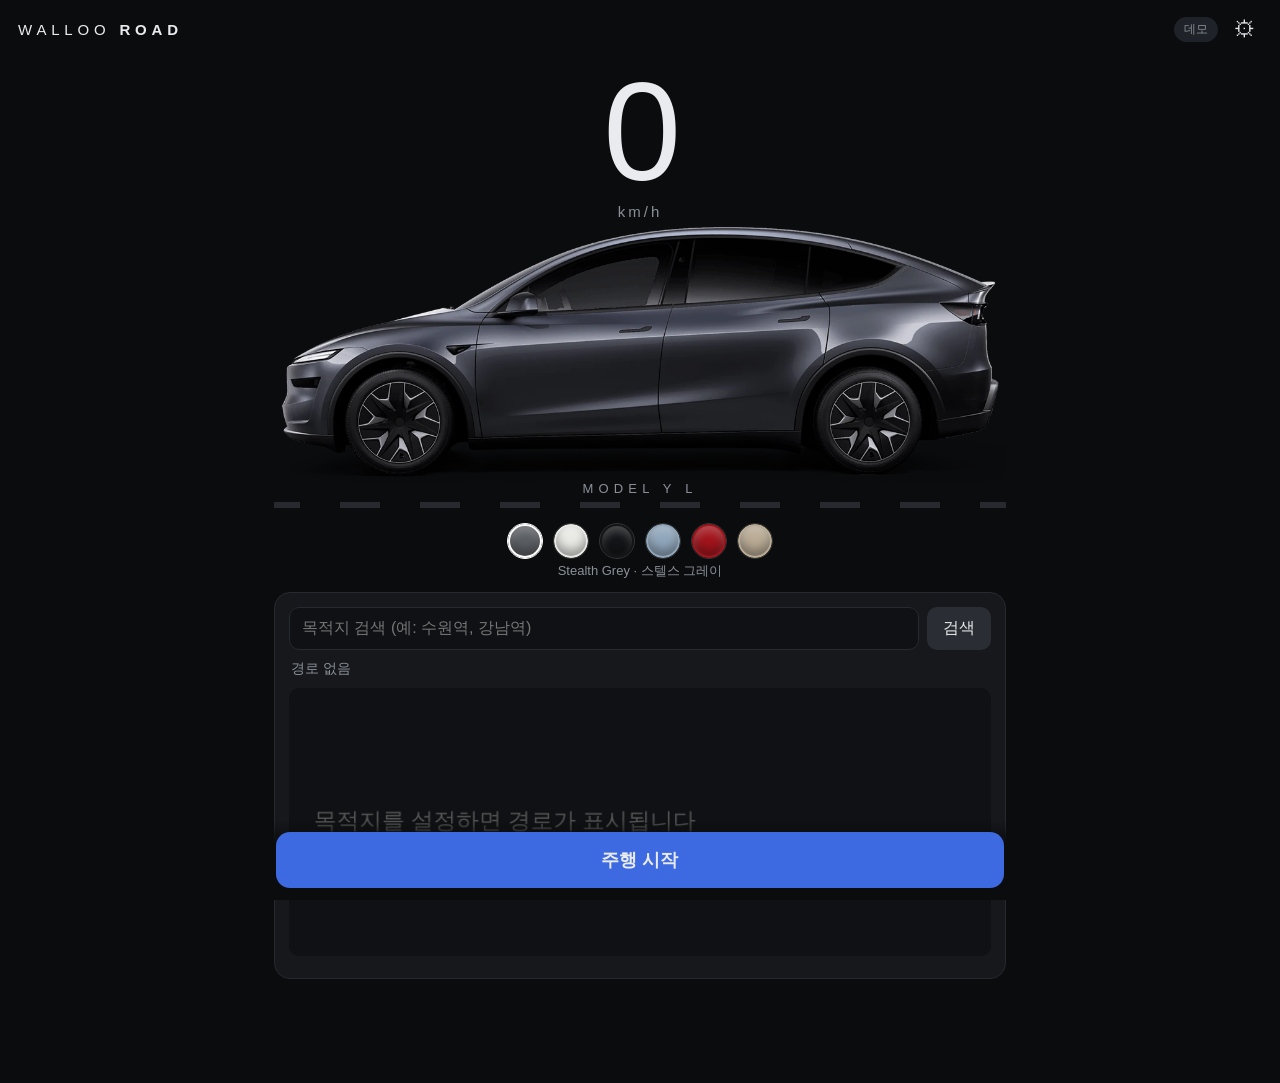
<file: index.html>
<!doctype html>
<html lang="ko">
<head>
<meta charset="utf-8">
<meta name="viewport" content="width=device-width, initial-scale=1, viewport-fit=cover, user-scalable=no">
<meta name="theme-color" content="#0b0c0e">
<meta name="apple-mobile-web-app-capable" content="yes">
<meta name="mobile-web-app-capable" content="yes">
<meta name="apple-mobile-web-app-status-bar-style" content="black-translucent">
<meta name="apple-mobile-web-app-title" content="Walloo Road">
<link rel="manifest" href="manifest.webmanifest">
<link rel="apple-touch-icon" href="icons/apple-touch-icon.png">
<link rel="icon" href="icons/icon-192.png">
<link rel="stylesheet" href="styles.css?v=3">
<title>Walloo Road</title>
</head>
<body>
<header class="top">
  <div class="brand">WALLOO <b>ROAD</b></div>
  <div class="src-pill" id="srcPill">데모</div>
  <button class="icon-btn" id="settingsBtn" aria-label="설정">⚙︎</button>
</header>

<div id="alertBanner" class="banner hidden" role="alert">
  <div class="cam-sign"><span id="bLimit">60</span></div>
  <div class="b-text">
    <div class="b-dist" id="bDist">1.0 km</div>
    <div class="b-place" id="bPlace">과속 단속 카메라</div>
  </div>
</div>

<main>
  <section class="stage">
    <div class="speed">
      <div class="speed-num" id="speedNum">0</div>
      <div class="speed-unit">km/h</div>
    </div>
    <div id="carWrap" class="car-wrap"></div>
    <div class="model-label">Model Y L</div>
    <div class="road"><div class="road-lines" id="roadLines"></div></div>
  </section>

  <section class="colors" id="colors" aria-label="차량 색상"></section>
  <div class="color-name" id="colorName"></div>

  <section class="card nav">
    <div class="row">
      <input id="destInput" type="search" placeholder="목적지 검색 (예: 수원역, 강남역)" enterkeyhint="search" autocomplete="off">
      <button id="destBtn" class="btn">검색</button>
    </div>
    <ul id="destResults" class="results"></ul>
    <div class="route-info" id="routeInfo">경로 없음</div>
    <canvas id="miniMap" width="680" height="260"></canvas>
    <ul id="camList" class="cam-list"></ul>
  </section>
</main>

<footer class="bottom">
  <button id="startBtn" class="btn primary big">주행 시작</button>
</footer>

<dialog id="settings">
  <form method="dialog" class="settings">
    <h2>설정</h2>
    <label>데이터 소스
      <select id="srcSelect">
        <option value="demo">데모 (시뮬레이션: 광화문 → 강남역)</option>
        <option value="gps">휴대폰 GPS</option>
        <option value="tesla">Tesla Fleet API (백엔드 필요)</option>
      </select>
    </label>
    <label>Tesla 백엔드 URL <input id="backendUrl" type="url" placeholder="https://walloo.example.com"></label>
    <label>폴링 간격(초) <input id="pollSec" type="number" min="2" max="60" value="5"></label>
    <label>데모 배속 <select id="demoRate"><option value="1">1x</option><option value="2">2x</option><option value="4" selected>4x</option><option value="8">8x</option></select></label>
    <label class="chk"><input id="ttsOn" type="checkbox" checked> 음성 안내 (TTS)</label>
    <label class="chk"><input id="chimeOn" type="checkbox" checked> 과속 차임</label>
    <p class="note" id="dataNote"></p>
    <p class="note">iPhone: Safari에서 열고 공유 → '홈 화면에 추가'. 소리·음성은 '주행 시작'을 탭해야 켜집니다. GPS는 HTTPS 필요, 화면이 꺼지거나 앱이 백그라운드로 가면 동작이 멈춥니다.</p>
    <p class="note warn">안전 운전 보조용입니다. 단속 데이터는 실제와 다를 수 있으니 항상 도로 표지와 법규를 따르세요.</p>
    <button class="btn primary" value="ok">닫기</button>
  </form>
</dialog>

<script src="geo.js"></script>
<script src="car.js?v=3"></script>
<script src="sources.js"></script>
<script src="app.js"></script>
</body>
</html>
</file>
<file: styles.css>
:root{--bg:#0b0c0e;--card:#16181c;--line:#26292f;--txt:#e9ebee;--mut:#8b9098;--acc:#3e6ae1;--red:#e82127;--paint:#d9dadc}
*{box-sizing:border-box;-webkit-tap-highlight-color:transparent}
html,body{margin:0;background:var(--bg);color:var(--txt);font-family:-apple-system,BlinkMacSystemFont,"Apple SD Gothic Neo","Pretendard","Noto Sans KR",sans-serif}
body{min-height:100dvh;padding:env(safe-area-inset-top) env(safe-area-inset-right) calc(90px + env(safe-area-inset-bottom)) env(safe-area-inset-left)}
.top{display:flex;align-items:center;gap:10px;padding:12px 18px}
.brand{font-weight:300;letter-spacing:.32em;font-size:15px;flex:1}.brand b{font-weight:700}
.src-pill{font-size:12px;padding:4px 10px;border-radius:99px;background:#1f2228;color:var(--mut)}
.src-pill.live{background:#12351f;color:#5fe08a}
.icon-btn{background:none;border:0;color:var(--txt);font-size:22px;padding:4px 6px}
main{max-width:760px;margin:0 auto;padding:0 14px}
.stage{position:relative;padding-top:4px;overflow:hidden}
.speed{text-align:center;line-height:1}
.speed-num{font-size:clamp(84px,24vw,140px);font-weight:200;font-variant-numeric:tabular-nums;letter-spacing:-.03em;transition:color .3s}
.speed-num.over{color:var(--red)}
.speed-unit{color:var(--mut);font-size:15px;letter-spacing:.2em;margin-top:2px}
.car-wrap{position:relative;z-index:2;margin:8px -6px -6px}
.car-wrap svg{width:100%;height:auto;display:block}
.model-label{text-align:center;font-size:13px;letter-spacing:.4em;color:var(--mut);margin-top:2px;text-transform:uppercase}
.road{height:6px;margin:6px -14px 0;position:relative;overflow:hidden;opacity:.6}
.road-lines{position:absolute;inset:0;width:200%;background:repeating-linear-gradient(90deg,#3a3d44 0 40px,transparent 40px 80px)}
.colors{display:flex;justify-content:center;gap:12px;flex-wrap:wrap;margin:16px 0 4px}
.swatch{width:34px;height:34px;border-radius:50%;border:2px solid transparent;outline:1px solid #333;cursor:pointer;padding:0;box-shadow:inset 0 -6px 10px rgba(0,0,0,.35),inset 0 5px 8px rgba(255,255,255,.25)}
.swatch.sel{border-color:#fff;outline-color:#fff}
.color-name{text-align:center;color:var(--mut);font-size:13px;min-height:18px;margin-bottom:12px}
.card{background:var(--card);border:1px solid var(--line);border-radius:16px;padding:14px;margin-bottom:14px}
.row{display:flex;gap:8px}
input,select{background:#0f1114;color:var(--txt);border:1px solid var(--line);border-radius:10px;padding:11px 12px;font-size:16px;width:100%}
.btn{background:#2a2d33;color:var(--txt);border:0;border-radius:10px;padding:11px 16px;font-size:16px;white-space:nowrap}
.btn.primary{background:var(--acc)}.btn.stop{background:#5a1f22}
.btn.big{width:100%;padding:16px;font-size:18px;font-weight:600;border-radius:14px}
.results{list-style:none;margin:6px 0 0;padding:0}
.results li{padding:10px;border-bottom:1px solid var(--line);font-size:14px;cursor:pointer}
.results li small{display:block;color:var(--mut)}
.route-info{color:var(--mut);font-size:14px;margin:10px 2px}
#miniMap{width:100%;height:auto;background:#0f1114;border-radius:10px;display:block}
.cam-list{list-style:none;padding:0;margin:8px 0 0;font-size:13px;max-height:220px;overflow:auto}
.cam-list li{display:flex;gap:10px;align-items:center;padding:7px 2px;border-bottom:1px solid var(--line)}
.cam-list li.passed{opacity:.35}
.cam-list .lim{min-width:30px;height:30px;border-radius:50%;border:3px solid var(--red);background:#fff;color:#000;font-weight:800;display:grid;place-items:center;font-size:12px}
.cam-list .d{margin-left:auto;color:var(--mut);font-variant-numeric:tabular-nums}
.bottom{position:fixed;left:0;right:0;bottom:0;padding:12px 16px calc(12px + env(safe-area-inset-bottom));background:linear-gradient(transparent,var(--bg) 30%)}
.bottom .btn{max-width:728px;margin:0 auto;display:block}
.banner{position:fixed;z-index:20;left:12px;right:12px;bottom:calc(env(safe-area-inset-bottom) + 92px);max-width:620px;margin:0 auto;display:flex;align-items:center;gap:16px;background:rgba(22,24,28,.96);border:1px solid #3a2a2b;border-radius:18px;padding:12px 16px;box-shadow:0 10px 40px rgba(0,0,0,.6);transition:transform .25s,opacity .25s}
.banner.hidden{opacity:0;transform:translateY(20px);pointer-events:none}
.banner.over{background:rgba(110,14,18,.96);border-color:#e82127;animation:pulse 1s infinite}
@keyframes pulse{50%{box-shadow:0 0 0 6px rgba(232,33,39,.35)}}
.cam-sign{width:64px;height:64px;flex:none;border-radius:50%;background:#fff;border:7px solid var(--red);display:grid;place-items:center;color:#000;font-weight:800;font-size:26px;font-variant-numeric:tabular-nums}
.b-dist{font-size:30px;font-weight:600;font-variant-numeric:tabular-nums}
.b-place{font-size:13px;color:#c8ccd2;margin-top:2px}
dialog{background:var(--card);color:var(--txt);border:1px solid var(--line);border-radius:18px;width:min(92vw,520px);padding:0}
dialog::backdrop{background:rgba(0,0,0,.6)}
.settings{padding:18px;display:flex;flex-direction:column;gap:12px}
.settings h2{margin:0 0 4px;font-weight:500}
.settings label{display:flex;flex-direction:column;gap:6px;font-size:14px;color:var(--mut)}
.settings label.chk{flex-direction:row;align-items:center;color:var(--txt)}
.settings label.chk input{width:auto}
.note{font-size:12px;color:var(--mut);margin:0;line-height:1.5}.note.warn{color:#e0b25f}
.car-photo{position:relative;width:100%}
.car-photo img{display:block;user-select:none;-webkit-user-drag:none;pointer-events:none}
.car-body{width:100%;height:auto}
.car-wheel{position:absolute;aspect-ratio:1;border-radius:50%;overflow:hidden;will-change:transform;
  -webkit-mask-image:radial-gradient(circle,#000 88%,transparent 100%);mask-image:radial-gradient(circle,#000 88%,transparent 100%)}
.car-wheel img{position:absolute;max-width:none;height:auto}
</file>
